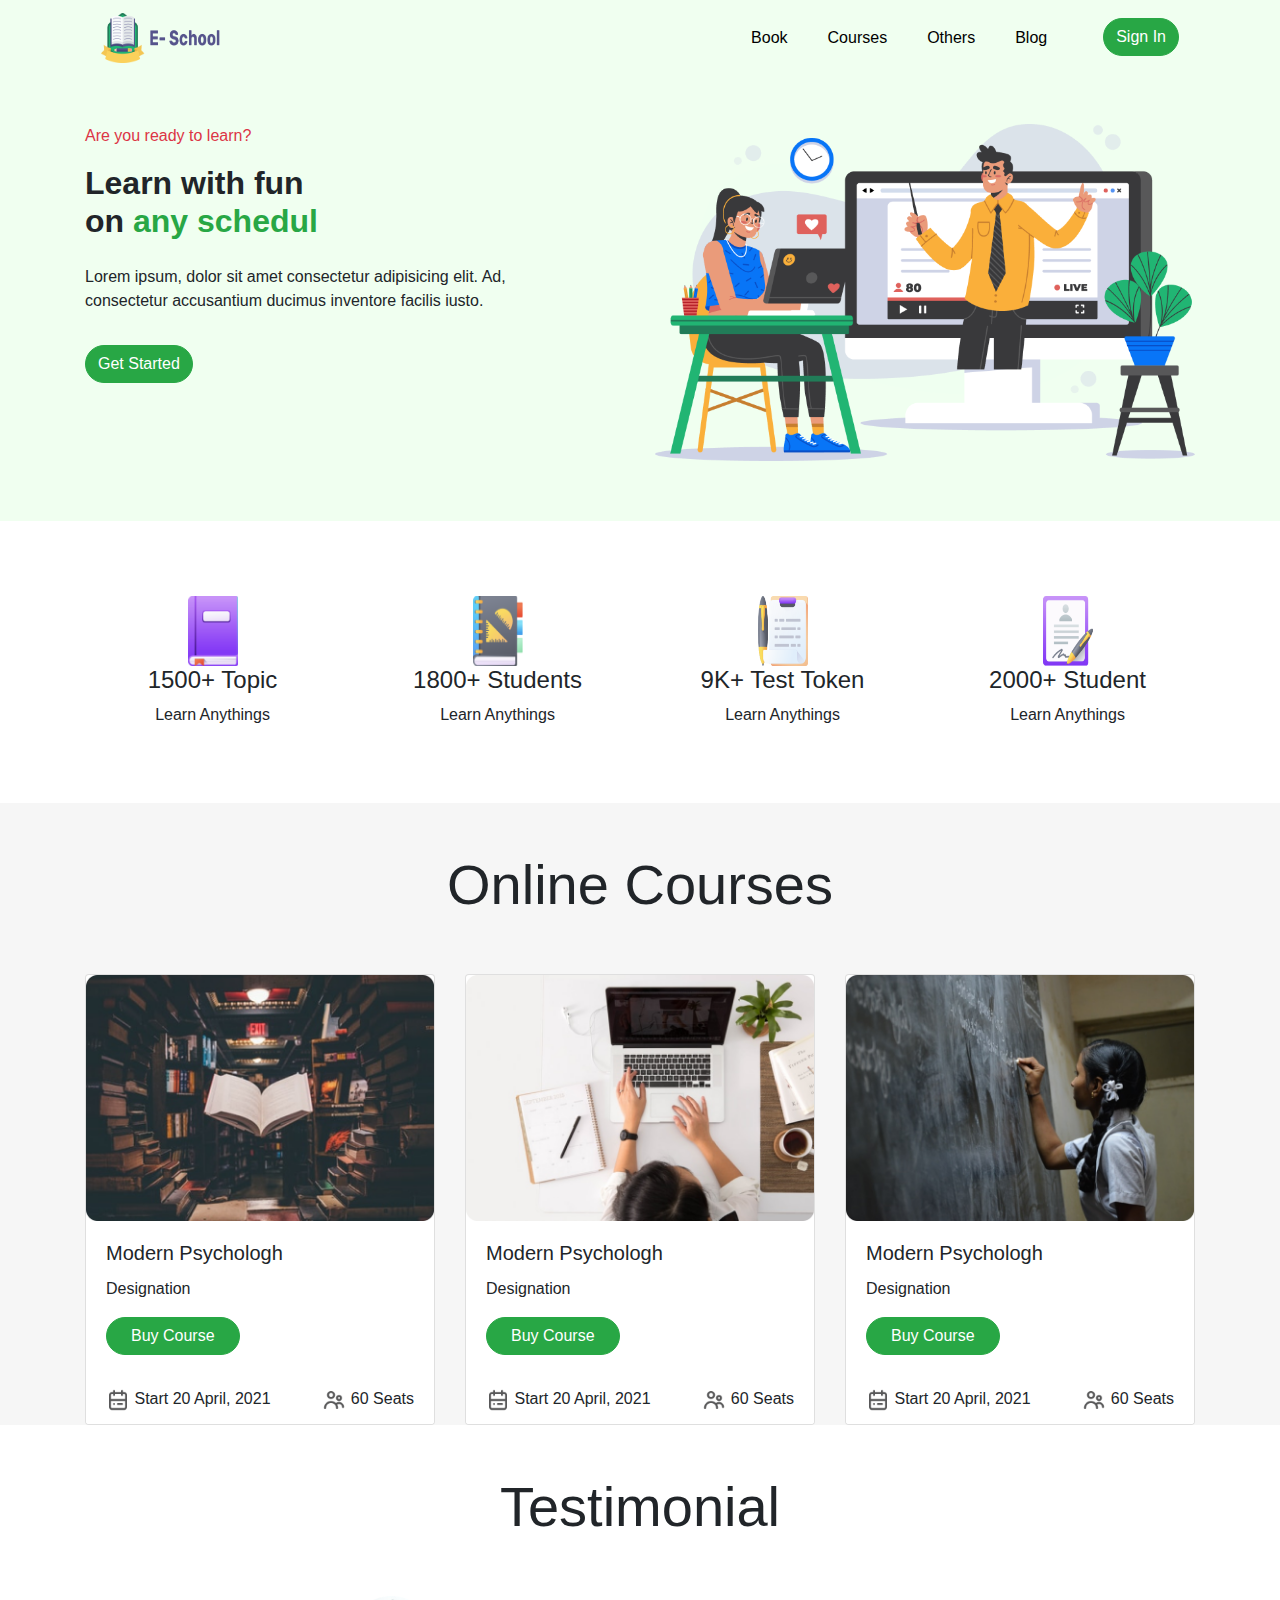
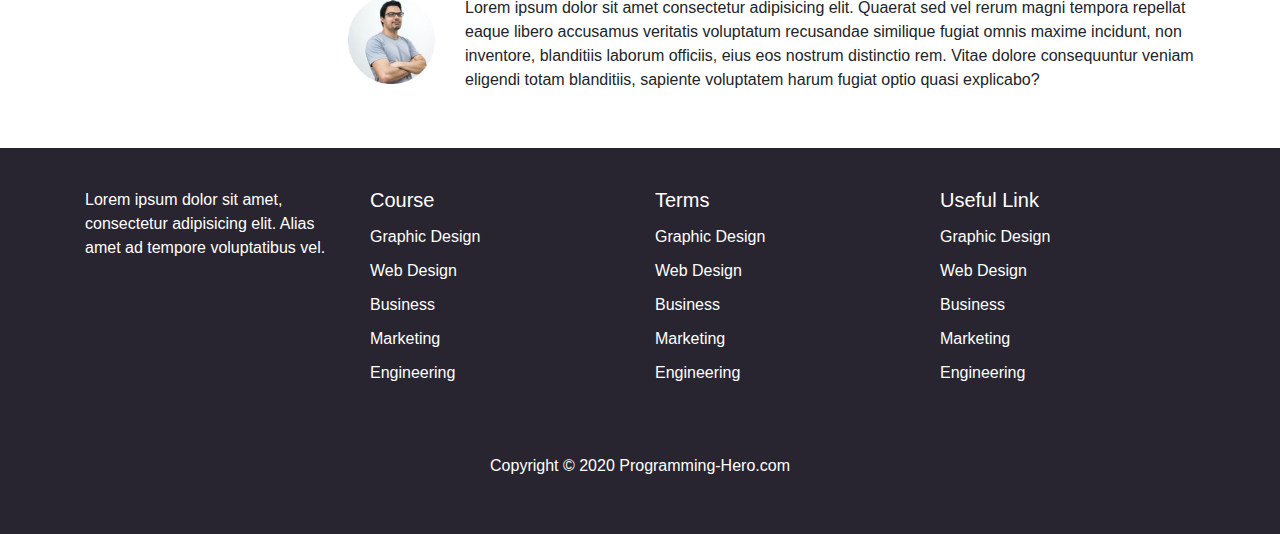
<file: index.html>
<!DOCTYPE html>
<html lang="en">
<head>
    <meta charset="UTF-8">
    <meta name="viewport" content="width=device-width, initial-scale=1.0">
    <link rel="stylesheet" href="https://stackpath.bootstrapcdn.com/bootstrap/4.5.2/css/bootstrap.min.css">
    <link rel="stylesheet" href="style.css">
    <link rel="stylesheet" href="responsive.css">
    <title>E-School</title>
</head>
<body>
    
   <section class="header-area">
        <div class="container">
            <nav class="navbar navbar-expand-lg navbar-light">
                <a class="navbar-brand logo-img" href="#">
                    <img src="img/icon/Logo.png" alt="" >
                </a>
                <button class="navbar-toggler" type="button" data-toggle="collapse" data-target="#navbarSupportedContent" aria-controls="navbarSupportedContent" aria-expanded="true" aria-label="Toggle navigation">
                <span class="navbar-toggler-icon"></span>
                </button>
            
                <div class="collapse navbar-collapse" id="navbarSupportedContent">
                    <ul class="navbar-nav ml-auto">
                        <li class="nav-item ml-4 text-dark">
                            <a class="nav-link" href="#">Book</a>
                        </li>
                        <li class="nav-item ml-4">
                            <a class="nav-link" href="#">Courses</a>
                        </li>
                        <li class="nav-item ml-4">
                            <a class="nav-link" href="#">Others</a>
                        </li>
                        <li class="nav-item ml-4 pr-4">
                            <a class="nav-link" href="#">Blog</a>
                        </li>
                        <li class="nav-item ml-4">
                            <a href="sign-in.html" class="btn btn-success rounded-pill">Sign In</a>
                        </li>
                    </ul>
                </div>
            </nav>

            <div class="row mt-5">
                <div class="col-md-6">
                    <p class="text-danger">Are you ready to learn?</p>
                    <h2 class="font-weight-bolder">Learn with fun <br> on <span class="text-success">any schedul</span></h2>
                    <p class="py-3">Lorem ipsum, dolor sit amet consectetur adipisicing elit. Ad, <br> consectetur accusantium ducimus inventore facilis iusto.</p>
                    <button class="btn btn-success rounded-pill">Get Started</button>
                </div>
                <div class="col-md-6">
                    <img class="w-100" src="img/photos/Illustration.png" alt="">
                </div>
            </div>
        </div>
   </section>


   <section class="school-hist">
       <div class="container">
           <div class="row">
               <div class="col-lg-3 col-md-6 col-sm-6 text-center hover-eff">
                    <img src="img/icon/book.png" class="" alt="">
                    <div class="">
                        <h4 class="">1500+ Topic</h4>
                        <p class="">Learn Anythings</p>
                    </div>
               </div>
               <div class="col-lg-3 col-md-6 col-sm-6 text-center hover-eff">
                    <img src="img/icon/Students.png" class="" alt="">
                    <div class="">
                        <h4 class="">1800+ Students</h4>
                        <p class="t">Learn Anythings</p>
                    </div>
               </div>
               <div class="col-lg-3 col-md-6 col-sm-6 text-center hover-eff">
                    <img src="img/icon/Test.png" class="" alt="">
                    <div class="">
                        <h4 class="">9K+ Test Token</h4>
                        <p class="">Learn Anythings</p>
                    </div>
               </div>
               <div class="col-lg-3 col-md-6 col-sm-6 text-center hover-eff">
                    <img src="img/icon/Student.png" class="" alt="">
                    <div class="">
                        <h4 class="">2000+ Student</h4>
                        <p class="">Learn Anythings</p>
                    </div>
               </div>
           </div>
       </div>
   </section>

   <section class="modern-photo">
       <div class="container">
            <h2 class="text-center display-4 py-5">Online Courses</h2>
            <div class="card-deck">
                <div class="card">
                    <img src="img/photos/Morder psyc.png" class="card-img-top" alt="...">
                    <div class="card-body">
                        <h5 class="card-title">Modern Psychologh</h5>
                        <p class="card-text">Designation</p>
                        <button class="btn btn-success rounded-pill px-4">Buy Course</button>
                    </div>
                    <div class="card-footer">
                        <div class="d-inline">
                            <img src="img/icon/calendar.png" alt="">
                            <p class="d-inline">Start 20 April, 2021</p>
                        </div>
                        <div class="float-right card-f-rig">
                            <img src="img/icon/people.png" alt="">
                            <p class="d-inline">60 Seats</p>
                        </div>
                    </div>
                </div>
                <div class="card">
                    <img src="img/photos/Morder pychons.png" class="card-img-top" alt="...">
                    <div class="card-body">
                        <h5 class="card-title">Modern Psychologh</h5>
                        <p class="card-text">Designation</p>
                        <button class="btn btn-success rounded-pill px-4">Buy Course</button>
                    </div>
                    <div class="card-footer">
                        <div class="d-inline">
                            <img src="img/icon/calendar.png" alt="">
                            <p class="d-inline">Start 20 April, 2021</p>
                        </div>
                        <div class="float-right card-f-rig">
                            <img src="img/icon/people.png" alt="">
                            <p class="d-inline">60 Seats</p>
                        </div>
                    </div>
                </div>
                <div class="card">
                    <img src="img/photos/Morder pyschology.png" class="card-img-top" alt="...">
                    <div class="card-body">
                        <h5 class="card-title">Modern Psychologh</h5>
                        <p class="card-text">Designation</p>
                        <button class="btn btn-success rounded-pill px-4">Buy Course</button>
                    </div>
                    <div class="card-footer">
                        <div class="d-inline">
                            <img src="img/icon/calendar.png" alt="">
                            <p class="d-inline">Start 20 April, 2021</p>
                        </div>
                        <div class="float-right card-f-rig">
                            <img src="img/icon/people.png" alt="">
                            <p class="d-inline">60 Seats</p>
                        </div>
                    </div>
                </div>
            </div>
       </div>
   </section>

<!-- Testimonial Area Start -->

   <section class="textimonial">
        <div class="container">
            <h2 class="text-center display-4 py-5">Testimonial</h2>
            <div class="row">
                <div class="col-md-4 test-img">
                    <img class="w-25" src="img/photos/Man.png" alt="">
                </div>
                <div class="col-md-8">
                    <p>Lorem ipsum dolor sit amet consectetur adipisicing elit. Quaerat sed vel rerum magni tempora repellat eaque libero accusamus veritatis voluptatum recusandae similique fugiat omnis maxime incidunt, non inventore, blanditiis laborum officiis, eius eos nostrum distinctio rem. Vitae dolore consequuntur veniam eligendi totam blanditiis, sapiente voluptatem harum fugiat optio quasi explicabo?</p>
                </div>
            </div>
        </div>
   </section>

<!-- Footer Section Start -->
    <section id="footer_area" class="text-left">
       <div class="container">
           <div class="row">
               <div class="col-md-3 col-sm-6">
                   <p>Lorem ipsum dolor sit amet, consectetur adipisicing elit. Alias amet ad tempore voluptatibus vel.</p>
               </div>
               <div class="col-md-3 col-sm-6">
                   <h5>Course</h5>
                   <ul>
                       <li><a href="#">Graphic Design</a></li>
                       <li><a href="#">Web Design</a></li>
                       <li><a href="#">Business</a></li>
                       <li><a href="#">Marketing</a></li>
                       <li><a href="#">Engineering</a></li>
                   </ul>
               </div>
               <div class="col-md-3 col-sm-6">
                <h5>Terms</h5>
                <ul>
                    <li><a href="#">Graphic Design</a></li>
                    <li><a href="#">Web Design</a></li>
                    <li><a href="#">Business</a></li>
                    <li><a href="#">Marketing</a></li>
                    <li><a href="#">Engineering</a></li>
                </ul>
               </div>
               <div class="col-md-3 col-sm-6">
                <h5>Useful Link</h5>
                <ul>
                    <li><a href="#">Graphic Design</a></li>
                    <li><a href="#">Web Design</a></li>
                    <li><a href="#">Business</a></li>
                    <li><a href="#">Marketing</a></li>
                    <li><a href="#">Engineering</a></li>
                </ul>
               </div>
           </div>
           <div class="footer_bot">
               <p class="text-center pt-5">Copyright &copy; 2020 Programming-Hero.com</p>
           </div>
       </div> 
    </section>





    <script src="https://code.jquery.com/jquery-3.5.1.slim.min.js"></script>
    <script src="https://cdn.jsdelivr.net/npm/popper.js@1.16.1/dist/umd/popper.min.js"></script>
    <script src="https://stackpath.bootstrapcdn.com/bootstrap/4.5.2/js/bootstrap.min.js"></script>



</body>
</html>
</file>
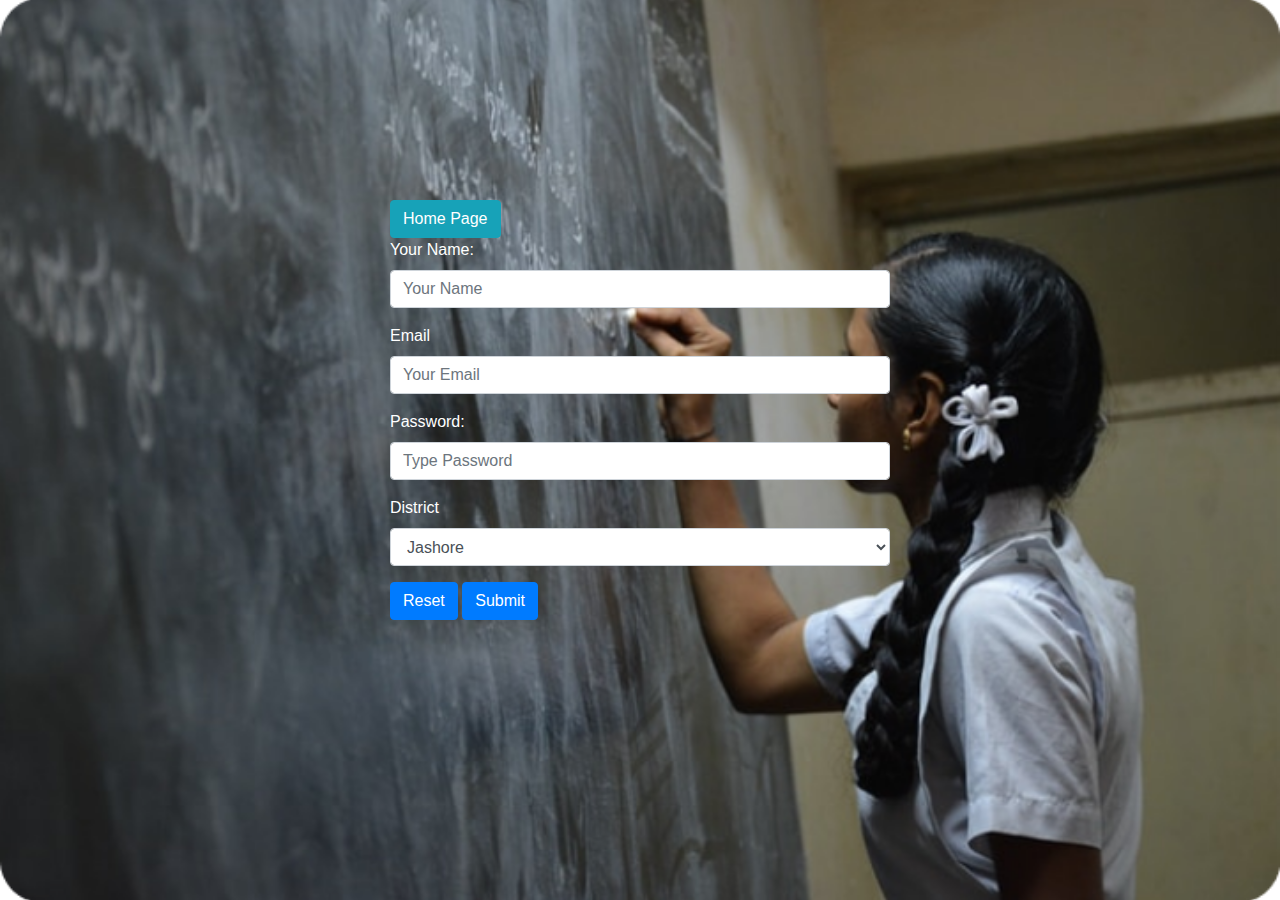
<file: sign-in.html>
<!doctype html>
<html lang="en">
  <head>
    <title>Sign In</title>
    <!-- Required meta tags -->
    <meta charset="utf-8">
    <meta name="viewport" content="width=device-width, initial-scale=1, shrink-to-fit=no">

    <!-- Bootstrap CSS -->
    <link rel="stylesheet" href="https://stackpath.bootstrapcdn.com/bootstrap/4.3.1/css/bootstrap.min.css" >
    <style>
        body{
            background-image: url(img/photos/Morder\ pyschology.png);
            background-repeat: no-repeat;
            background-position: center center;
            background-size: cover;
            height: 100vh;
        }
        .form-design{
            width: 500px;
            height: 500px;
            position:absolute;
            top:0;
            right:0;
            bottom:0;
            left:0;
            margin:auto;
            color: #fff;
        }
    </style>
  </head>
  <body>
      
      <form class="form-design" action="">
        <a href="index.html" class="btn btn-info">Home Page</a>
          <div class="form-group">
            <label for="">Your Name:</label>
            <input type="text" class="form-control" name="" id="" aria-describedby="helpId" placeholder="Your Name">
          </div>
          <div class="form-group">
            <label for="">Email</label>
            <input type="email" class="form-control" name="" id="" aria-describedby="emailHelpId" placeholder="Your Email">
          </div>
          <div class="form-group">
            <label for="">Password:</label>
            <input type="password" class="form-control" name="" id="" placeholder="Type Password">
          </div>
          <div class="form-group">
            <label for="">District</label>
            <select class="form-control" name="" id="">
              <option>Jashore</option>
              <option>Dhaka</option>
              <option>Khulna</option>
              <option>Kushtia</option>
              <option>Pabna</option>
            </select>
          </div>
          <button type="reset" class="btn btn-primary">Reset</button>
          <button type="submit" class="btn btn-primary">Submit</button>
      </form>
    

    <script src="https://code.jquery.com/jquery-3.3.1.slim.min.js"></script>
    <script src="https://cdnjs.cloudflare.com/ajax/libs/popper.js/1.14.7/umd/popper.min.js"></script>
    <script src="https://stackpath.bootstrapcdn.com/bootstrap/4.3.1/js/bootstrap.min.js"></script>
  </body>
</html>
</file>
<file: style.css>
.navbar-light .navbar-nav .nav-link{
    color: #000;
}
.logo-img img{
    width: 120px;
    height: 50px;
}
.header-area{
    padding-bottom: 60px;
    background-color: #f0fff0;
}
.school-hist img{
    width: 50px;
    height: 70px;
    margin-top: 15px;
}
.school-hist{
    margin: 60px 0;
}
.hover-eff:hover{
    box-shadow: 10px 5px 20px gray;
    border-radius: 5px;
}
.card-footer{
    background-color: #fff;
    border: none;
}
.modern-photo{
    background-color: #f6f6f6;
}
.card-footer img{
    width: 24px;
    height: 24px;
}
.test-img img{
    float: right;
}
#footer_area{
    background-color: #282531;
    color: #fff;
    padding: 40px 0;
    margin-top: 40px;
}
#footer_area ul{
    margin-left: -40px;
}
#footer_area ul li{
    list-style-type: none;
    padding: 5px 0;
}
#footer_area ul li a{
    color: #fff;
    text-decoration: none;
}
#footer_area ul li a:hover{
    color: indianred;
}
</file>
<file: responsive.css>
/* Large devices (desktops, less than 1200px) */
@media (max-width: 1199.98px) { 
    .card-footer p{
        font-size: 14px;
    }
    .test-img img{
        width: 50% !important;
    }
 }

/* Medium devices (tablets, less than 992px) */
@media (max-width: 991.98px) { 
    .card-f-rig{
        float: none !important;
    }
    .test-img img{
        width: 75% !important;
    }
 }

/* Small devices (landscape phones, less than 768px) */
@media (max-width: 767.98px) { 
    .card-body button{
        padding: 10px 13px !important;
    }
    
    .test-img img{
        width: 25% !important;
        display: block;
        margin-left: auto;
        margin-right: auto;
        float: none !important;
        margin-bottom: 20px;
    }
    #footer_area .row .col-sm-6{
        padding-bottom: 30px;
    }
    #footer_area .row .col-sm-6:last-child{
        padding-bottom: 0;
    }
    .footer_bot p{
        padding-top: 1rem !important;
        margin-bottom: 0 !important;
    }
 }

  /* Extra small devices (portrait phones, less than 576px) */
@media (max-width: 575.98px) { 
    .card-footer p{
        font-size: 16px;
    }
    .card-body button{
        padding: 10px 20px !important;
    }
    #footer_area .row .col-sm-6{
        text-align: center;
        font-size: 18px;
    }
   
}
</file>
